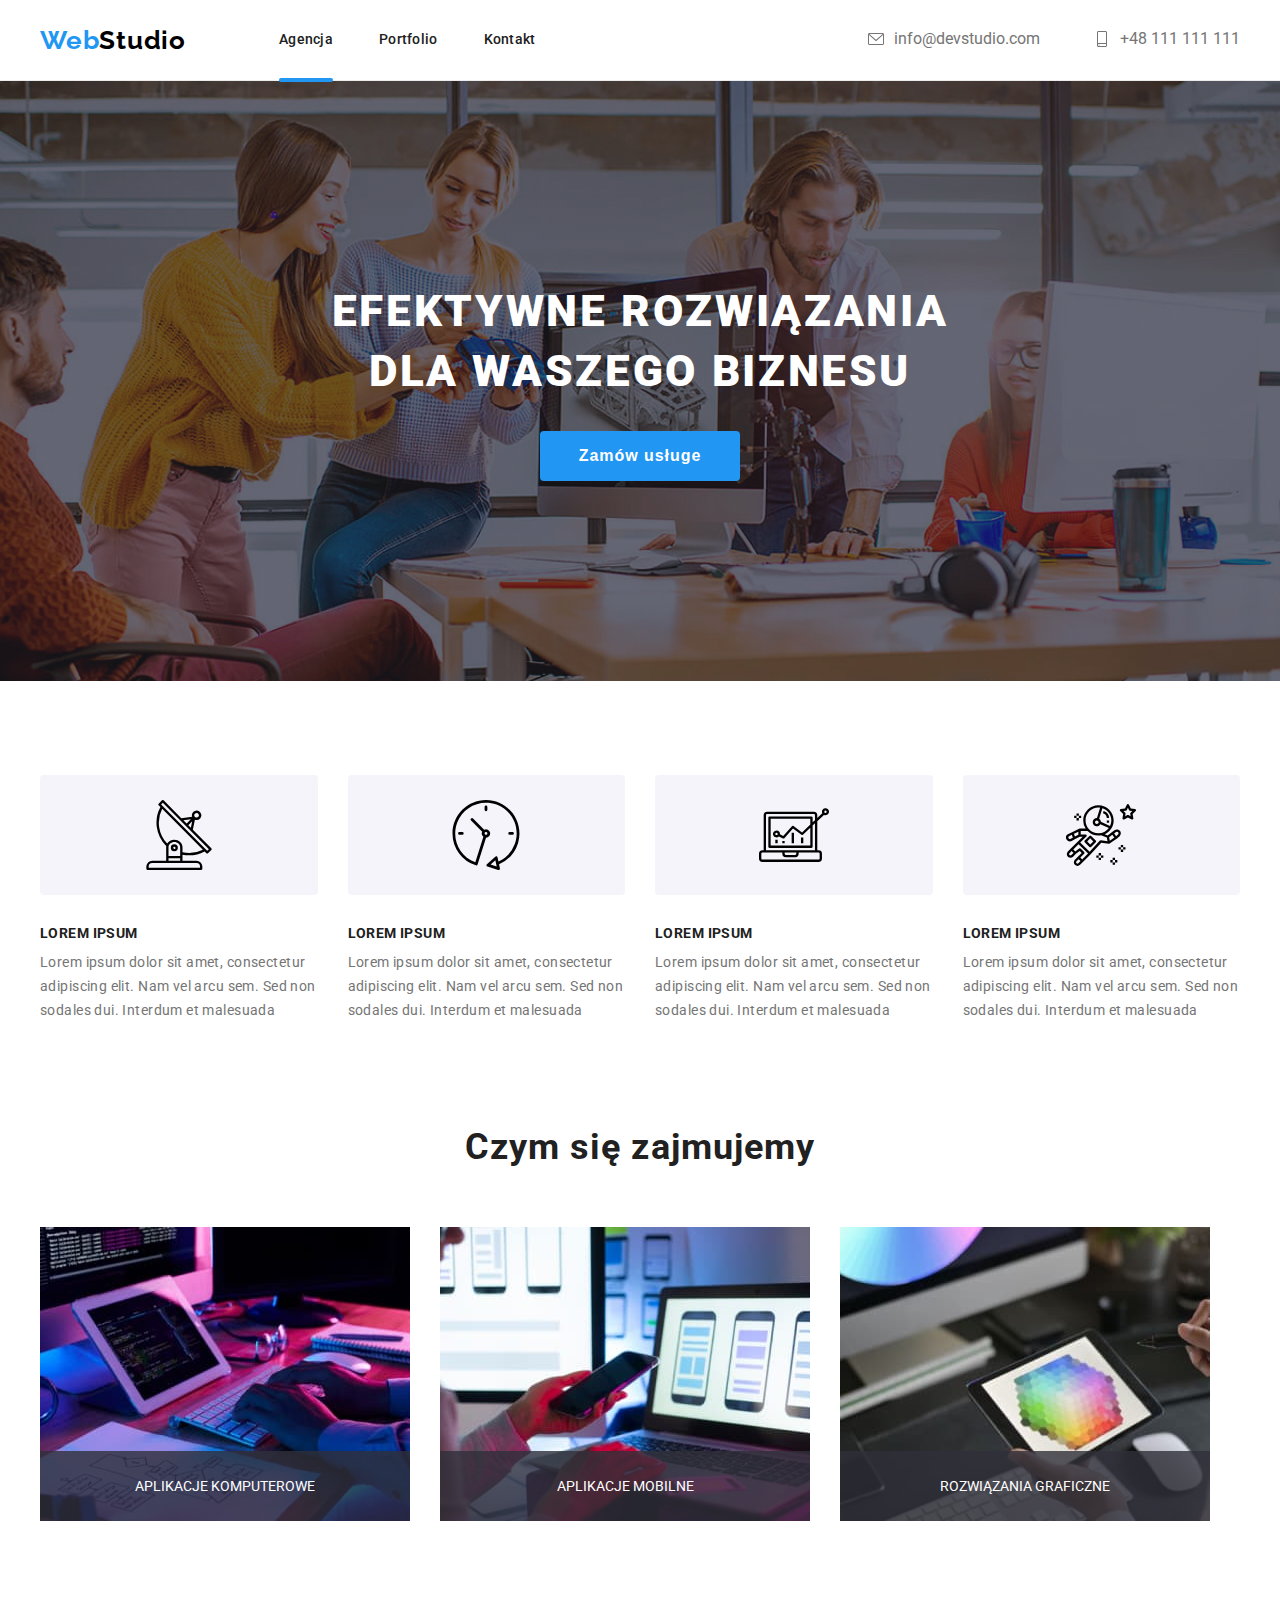
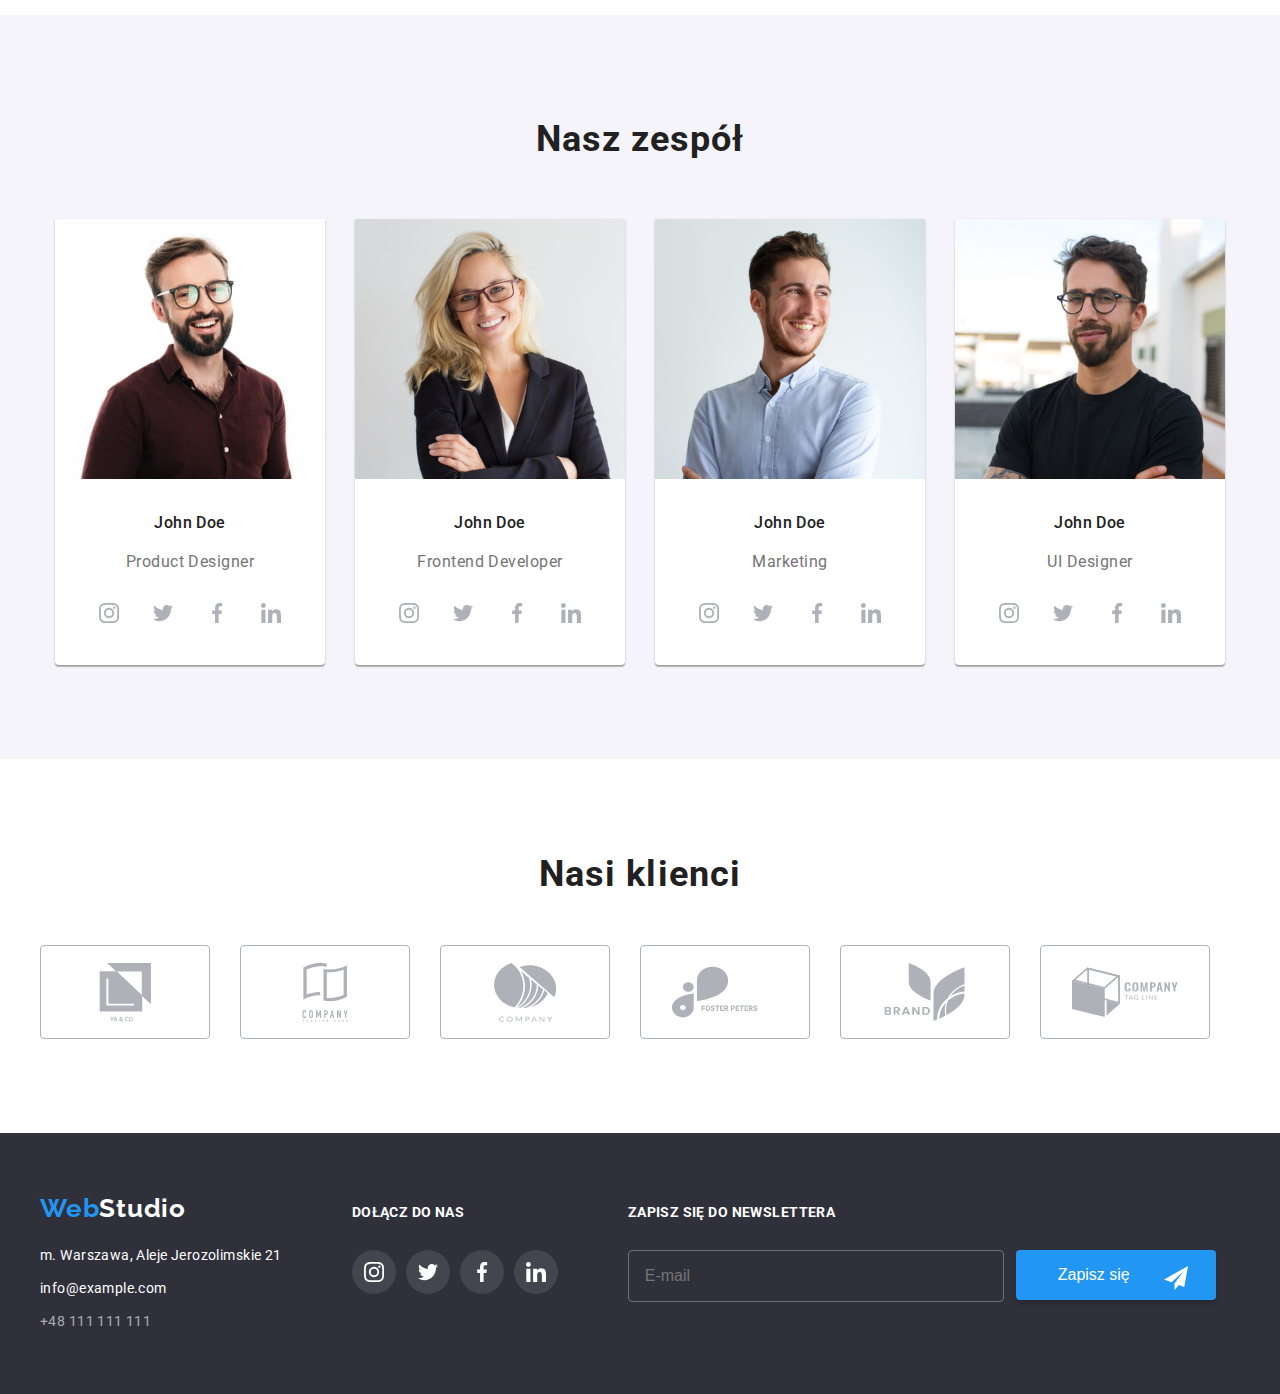
<file: index.html>
<!DOCTYPE html>
<html lang="pl">
  <head>
    <meta charset="UTF-8" />
    <meta http-equiv="X-UA-Compatible" content="IE=edge" />
    <meta name="viewport" content="width=device-width, initial-scale=1.0" />
    <link rel="stylesheet" href="https://cdnjs.cloudflare.com/ajax/libs/modern-normalize/1.0.0/modern-normalize.min.css"
    integrity="sha512-ISS7cAi1PEhQ8jnbJpJZMd29NlhNj4AWYyLOSp2CE/CsHxTCu+r+t0D2yoJudVrd0/8fTVPUVDzY5Tvli75u/g=="
    crossorigin="anonymous">
    <title>Document</title>
    <link rel="stylesheet" href="./css/styles.css" />
    <link rel="preconnect" href="https://fonts.googleapis.com">
<link rel="preconnect" href="https://fonts.gstatic.com" crossorigin>
<link href="https://fonts.googleapis.com/css2?family=Raleway:wght@700&family=Roboto:wght@400;500;700;900&display=swap" rel="stylesheet">

  </head>
  <body>
    <header class="header">
      <div class="container">
       <div class="nav-wrapper-flex">
        <div class="logo">
          <a class="navigation-logo" href="index.html">Web<span class="navigation-logo-second">Studio</span>
          </a>
        </div>
            <nav class="navigation">
            <ul class="navigation-list">
              <li class="navigation-list-item underline"><a class="navigation-list-item-link" href="index.html">Agencja</a></li>
              <li class="navigation-list-item"><a class="navigation-list-item-link" href="portfolio.html"> Portfolio</a></li>
              <li class="navigation-list-item">Kontakt</li>
            </ul>
            </nav>
        </div>
          <ul class="main-contacts">
          <li>
            <a class="address-mail" href="mailto:info@devstudio.com">
              <div class="nav-icon">
                <svg width="16px" height="16px" class="contact-icons">
                  <use href="./images/icons.svg#icon-envelope">
                  </use> 
                </svg> 
                info@devstudio.com   
              </div>
            </a>
          </li>
          <li>
            <a class="address-phone-number" href="tel:+48 111 111 111">
              <div class="nav-icon" >
                <svg width="16px" height="16px" class="contact-icons">
                  <use href="./images/icons.svg#icon-smartphone">
                  </use>
                </svg>
                +48 111 111 111 
              </div>
            </a>
          </li>
          </ul>
          
        </div>
    </header>
    <main>
      <div class="banner">
        <div class="container">
        <h1>EFEKTYWNE ROZWIĄZANIA <br> DLA WASZEGO BIZNESU</h1>
        <button class="main-btn" type="button" data-modal-open>Zamów usługe</button>
          <div class="backdrop is-hidden"data-modal>
            <div class="modal">
              <form>
                <h4 class ="form-title">Zostaw swoje dane w formularzu poniżej</h4>
              <label class="label">
              Imię 
              <input type="text" name="name" class="form-input-name" required>
              <svg class=form-icon-person>
                <use height="12px"
                width="12px"
                href="./images/icons.svg#icon-person"></use>
              </svg>
              </label>
              <label class="label">
              Telefon 
              <input type="tel" name="phonenumber"class="form-input-phone" required>
              <svg class=form-icon-phone>
                <use height="12px"
                width="12px"
                href="./images/icons.svg#icon-black-phone"></use>
                </svg>
              </label>
              <label class="label">
              Email 
              <input type="text" name="email" class="form-input-email" required>
              <svg class=form-icon-email>
                <use height="12px"
                width="12px"
                  href="./images/icons.svg#icon-black-envelope"></use>
              </svg>
              </label>
              <label class="label">
              Komentarz 
              <textarea name="comment" placeholder="Wprowadź tekst" class="textarea"></textarea>
              </label>
              <label class="checkbox-label">
              <input class="checkbox" type="checkbox" />
               <span class="checkbox-span">
                 <svg width="16" height="15" class="check">
                  <use href="./images/icons.svg#icon-check"></use>
                 </svg>
                <span class="checkbox-agree">
                  Oświadczam iż akceptuję 
                  <a href="#">Regulamin</a> 
                  i
                  <a href="#">Politykę Prywatności.</a>
                </span>
               </span>
              </label>                
          <button type="subbmit" class="send-form">Wyślij</button>
            </form>
              <button type="button" class="close-btn" data-modal-close>
                <svg width="11px" height="11px">
                  <use href="./images/icons.svg#icon-Vector"></use>
                </svg>
              </button>
            </div>
          </div>
        </div>
      </div>
      <section class="section">
      <div class="container">
        <ul class="asset-list">
          <li class="asset-list-item">
            <div class="icon-asset">
              <svg width="70px" height="70px" viewBox="0 0 70 70">
              <use href="./images/icons.svg#icon-antenna-1"></use>
              </svg>
            </div>
            <h4 class="lorem">LOREM IPSUM</h4>
            <p class="asset-list-description">
              Lorem ipsum dolor sit amet, consectetur adipiscing elit. Nam vel
              arcu sem. Sed non sodales dui. Interdum et malesuada
            </p>
          </li>
          <li  class="asset-list-item">
            <div class="icon-asset">
              <svg width="70px" height="70px" viewBox="0 0 70 70">
              <use href="./images/icons.svg#icon-clock-1"></use>
              </svg>
            </div>
            <h4 class="lorem">LOREM IPSUM</h4>
            <p class="asset-list-description">
              Lorem ipsum dolor sit amet, consectetur adipiscing elit. Nam vel
              arcu sem. Sed non sodales dui. Interdum et malesuada
            </p>
          </li>
          <li class="asset-list-item">
            <div class="icon-asset">
              <svg width="70px" height="70px" viewBox="0 0 70 70">
              <use href="./images/icons.svg#icon-diagram-1"></use>
              </svg>
            </div>
            <h4 class="lorem">LOREM IPSUM</h4>
            <p class="asset-list-description">
              Lorem ipsum dolor sit amet, consectetur adipiscing elit. Nam vel
              arcu sem. Sed non sodales dui. Interdum et malesuada
            </p>
          </li>
          <li class="asset-list-item">
            <div class="icon-asset">
              <svg width="70px" height="70px" viewBox="0 0 70 70">
              <use href="./images/icons.svg#icon-astronaut-1"></use>
              </svg>
            </div>
            <h4 class="lorem">LOREM IPSUM</h4>
            <p class="asset-list-description">
              Lorem ipsum dolor sit amet, consectetur adipiscing elit. Nam vel
              arcu sem. Sed non sodales dui. Interdum et malesuada
            </p>
          </li>
        </ul>
      </div>
      </section>
      <section class="section no-padding-top">
        <div class="container">
        <h2>Czym się zajmujemy</h2>
        <ul class="images-list">
          <li class="service">
            <div class="subtitle">
                Aplikacje komputerowe
            </div>
            <img
              src="images/img.jpg"
              alt="pisanie na klawiaturze"
              width="370"
              height="294"
            />
            
          </li>
          <li class="service">
            <div class="subtitle">
                Aplikacje mobilne
            </div>
            <img
              src="images/box 2.jpg"
              alt="telefon w dłoni"
              width="370"
              height="294"
            />
            
          </li>
          <li class="service">
            <div class="subtitle">
                Rozwiązania graficzne
            </div>
            <img
              src="images/box 3.jpg"
              alt="tablet w dłoni"
              width="370"
              height="294"
            />
            
          </li>
        </ul>
        </div>
      </section>
      <section class="section our-team">
        <div class="container">
          <h2>Nasz zespół</h2>
        <ul class="team-list team">
          <li class="team-list-item">
        <figure>
            <img class="team-images" src="images/zespół1.jpg" alt="john doe" 
            width =270px
             height= 260px/>
             <figcaption class="center-name">
            <p class="team-member">John Doe</p>
            <p class="team-member-job">Product Designer</p>
          </figcaption>
          <ul class="team-social-links">
            <li class="padding-team">
              <a class="team-social-icon" href="">
              <svg class="social-icon">
              <use width="20" height="20" href="./images/icons.svg#icon-instagram-2"></use>
              </svg>
            </a>
            </li>
            <li class="padding-team">
              <div class="team-social-icon">
              <svg class="social-icon">
              <use width="20" height="20" href="./images/icons.svg#icon-twitter-1"></use>
              </svg>
              </div>
            </li>
            <li class="padding-team">
              <div class="team-social-icon">
              <svg class="social-icon">
              <use width="20" height="20" href="./images/icons.svg#icon-facebook-1"></use>
              </svg>
              </div>
            </li>
            <li class="padding-team">
              <div class="team-social-icon">
              <svg class="social-icon">
              <use width="20" height="20" href="./images/icons.svg#icon-linkedin-1"></use>
              </svg>
              </div>
            </li>
          </ul>
          </figure>
          </li>
          <li class="team-list-item">
            <figure>
            <img  class="team-images" src="images/zespół2.jpg" alt="john doe" width =270px
             height= 260px/>
             <figcaption class="center-name">
            <p class="team-member">John Doe</p>
            <p class="team-member-job">Frontend Developer</p>
          </figcaption>
          <ul class="team-social-links">
            <li class="padding-team">
              <a class="team-social-icon" href="">
              <svg class="social-icon">
              <use width="20" height="20" href="./images/icons.svg#icon-instagram-2"></use>
              </svg>
            </a>
            </li>
            <li class="padding-team">
              <div class="team-social-icon">
              <svg class="social-icon">
              <use width="20" height="20" href="./images/icons.svg#icon-twitter-1"></use>
              </svg>
              </div>
            </li>
            <li class="padding-team">
              <div class="team-social-icon">
              <svg class="social-icon">
              <use width="20" height="20" href="./images/icons.svg#icon-facebook-1"></use>
              </svg>
              </div>
            </li>
            <li class="padding-team">
              <div class="team-social-icon">
              <svg class="social-icon">
              <use width="20" height="20" href="./images/icons.svg#icon-linkedin-1"></use>
              </svg>
              </div>
            </li>
          </ul>
          </figure>
          </li>
          <li class="team-list-item">
              <figure>
            <img class="team-images" src="images/zespół3.jpg" alt="john doe" width =270px
             height= 260px/>
             <figcaption class="center-name">
            <p class="team-member">John Doe</p>
            <p class="team-member-job">Marketing</p>
          </figcaption>
          <ul class="team-social-links">
            <li class="padding-team">
              <a class="team-social-icon" href="">
              <svg class="social-icon">
              <use width="20" height="20" href="./images/icons.svg#icon-instagram-2"></use>
              </svg>
            </a>
            </li>
            <li class="padding-team">
              <div class="team-social-icon">
              <svg class="social-icon">
              <use width="20" height="20" href="./images/icons.svg#icon-twitter-1"></use>
              </svg>
              </div>
            </li>
            <li class="padding-team">
              <div class="team-social-icon">
              <svg class="social-icon">
              <use width="20" height="20" href="./images/icons.svg#icon-facebook-1"></use>
              </svg>
              </div>
            </li>
            <li class="padding-team">
              <div class="team-social-icon">
              <svg class="social-icon">
              <use width="20" height="20" href="./images/icons.svg#icon-linkedin-1"></use>
              </svg>
              </div>
            </li>
          </ul>
          </figure>
          </li>
          <li class="team-list-item">
              <figure>
            <img class="team-images" src="images/zespół4.jpg" alt="john doe" width =270px
             height= 260px/>
             <figcaption class="center-name">
            <p class="team-member">John Doe</p>
            <p class="team-member-job">UI Designer</p>
          </figcaption>
          <ul class="team-social-links">
            <li class="padding-team">
              <a class="team-social-icon" href="">
              <svg class="social-icon">
              <use width="20" height="20" href="./images/icons.svg#icon-instagram-2"></use>
              </svg>
            </a>
            </li>
            <li class="padding-team">
              <div class="team-social-icon">
              <svg class="social-icon">
              <use width="20" height="20" href="./images/icons.svg#icon-twitter-1"></use>
              </svg>
              </div>
            </li>
            <li class="padding-team">
              <div class="team-social-icon">
              <svg class="social-icon">
              <use width="20" height="20" href="./images/icons.svg#icon-facebook-1"></use>
              </svg>
              </div>
            </li>
            <li class="padding-team">
              <div class="team-social-icon">
              <svg class="social-icon">
              <use width="20" height="20" href="./images/icons.svg#icon-linkedin-1"></use>
              </svg>
              </div>
            </li>
          </ul>
          </figure>
          </li>
        </ul>
        </div>
      </section>
      <section class="section no-padding-top">
        <div class="container ">
            <h2 class="our-clients ">Nasi klienci</h2>
            <ul class="clients">
              <li class="clients-icons">
                 <svg width="106px" height="60px">
                  <use href="./images/icons.svg#icon-klient1"></use>
                 </svg>
              </li>
              <li class="clients-icons">
                 <svg width="106px" height="60px" >
                  <use href="./images/icons.svg#icon-klient2"></use>
                 </svg>
              </li>
              <li class="clients-icons">
                 <svg width="106px" height="60px">
                  <use href="./images/icons.svg#icon-klient3"></use>
                 </svg>
              </li>
              <li class="clients-icons">
                 <svg width="106px" height="60px">
                  <use href="./images/icons.svg#icon-klient4"></use>
                 </svg>
              </li>
              <li class="clients-icons">
                 <svg width="106px" height="60px">
                  <use href="./images/icons.svg#icon-klient5"></use>
                 </svg>
              </li>
              <li class="clients-icons">
                 <svg width="106px" height="60px">
                  <use href="./images/icons.svg#icon-klient6"></use>
                 </svg>
              </li>
            </ul>
        </div>  
      </section>
    </main>
    <footer>
    <div class="container footer-block">
      <div class="footer-description">
                   <a class="navigation-logo" href="index.html" >Web<span class="navigation-logo-second-footer">Studio</span></span>
                    </a>      
         <div class="footer-info">
           <address>
              <p class="address-footer">
                m. Warszawa, Aleje Jerozolimskie 21</p>
            <ul class="contacts-footer">
             <li>   <a class="address-mail-footer" href="mailto:info@example.com">info@example.com</a> 
              </li>
              <li> <a class="address-phone-number-footer" href="tel:+48 111 111 111">+48 111 111 111</a> 
              </li>
            </ul>
            </address>
          </div>
          </div>
      <div class="footer-social-media">
        <h4 class="footer-join-us">Dołącz do nas</h4>
          <ul class="team-social-links">
            <li class="footer-media-icons">
              <svg width="20" height="20">
                <use href="./images/icons.svg#icon-instagram-2"></use>
              </svg>
            </li>
            <li class="footer-media-icons">
              <svg width="20" height="20">
                <use href="./images/icons.svg#icon-twitter-1"></use>
              </svg>
            </li>
            <li class="footer-media-icons">
              <svg width="20" height="20">
                <use  href="./images/icons.svg#icon-facebook-1"></use>
              </svg>
            </li>
            <li class="footer-media-icons">
              <svg width="20" height="20">
                <use href="./images/icons.svg#icon-linkedin-1"></use>
              </svg>
            </li>
          </ul>
      </div>
      <div class="newsleter">
        <h4 class="footer-join-us">Zapisz się do newslettera</h4>
        <div class="signin">
          <form>
            <input type="email" name="newsleteremail" class="newsleter-email" placeholder="E-mail" required>
          </form>
          <button type="submit" class="newsleter-button">
            Zapisz się
            <svg class="send-icon">
              <use height="24px" width="24px" href="./images/icons.svg#icon-send"></use>
            </svg>
          </button>
        </div>             
      </div>
   
    </div>
    </footer>
    <script src="./js/modal.js"></script>
  </body>
</html>
</file>
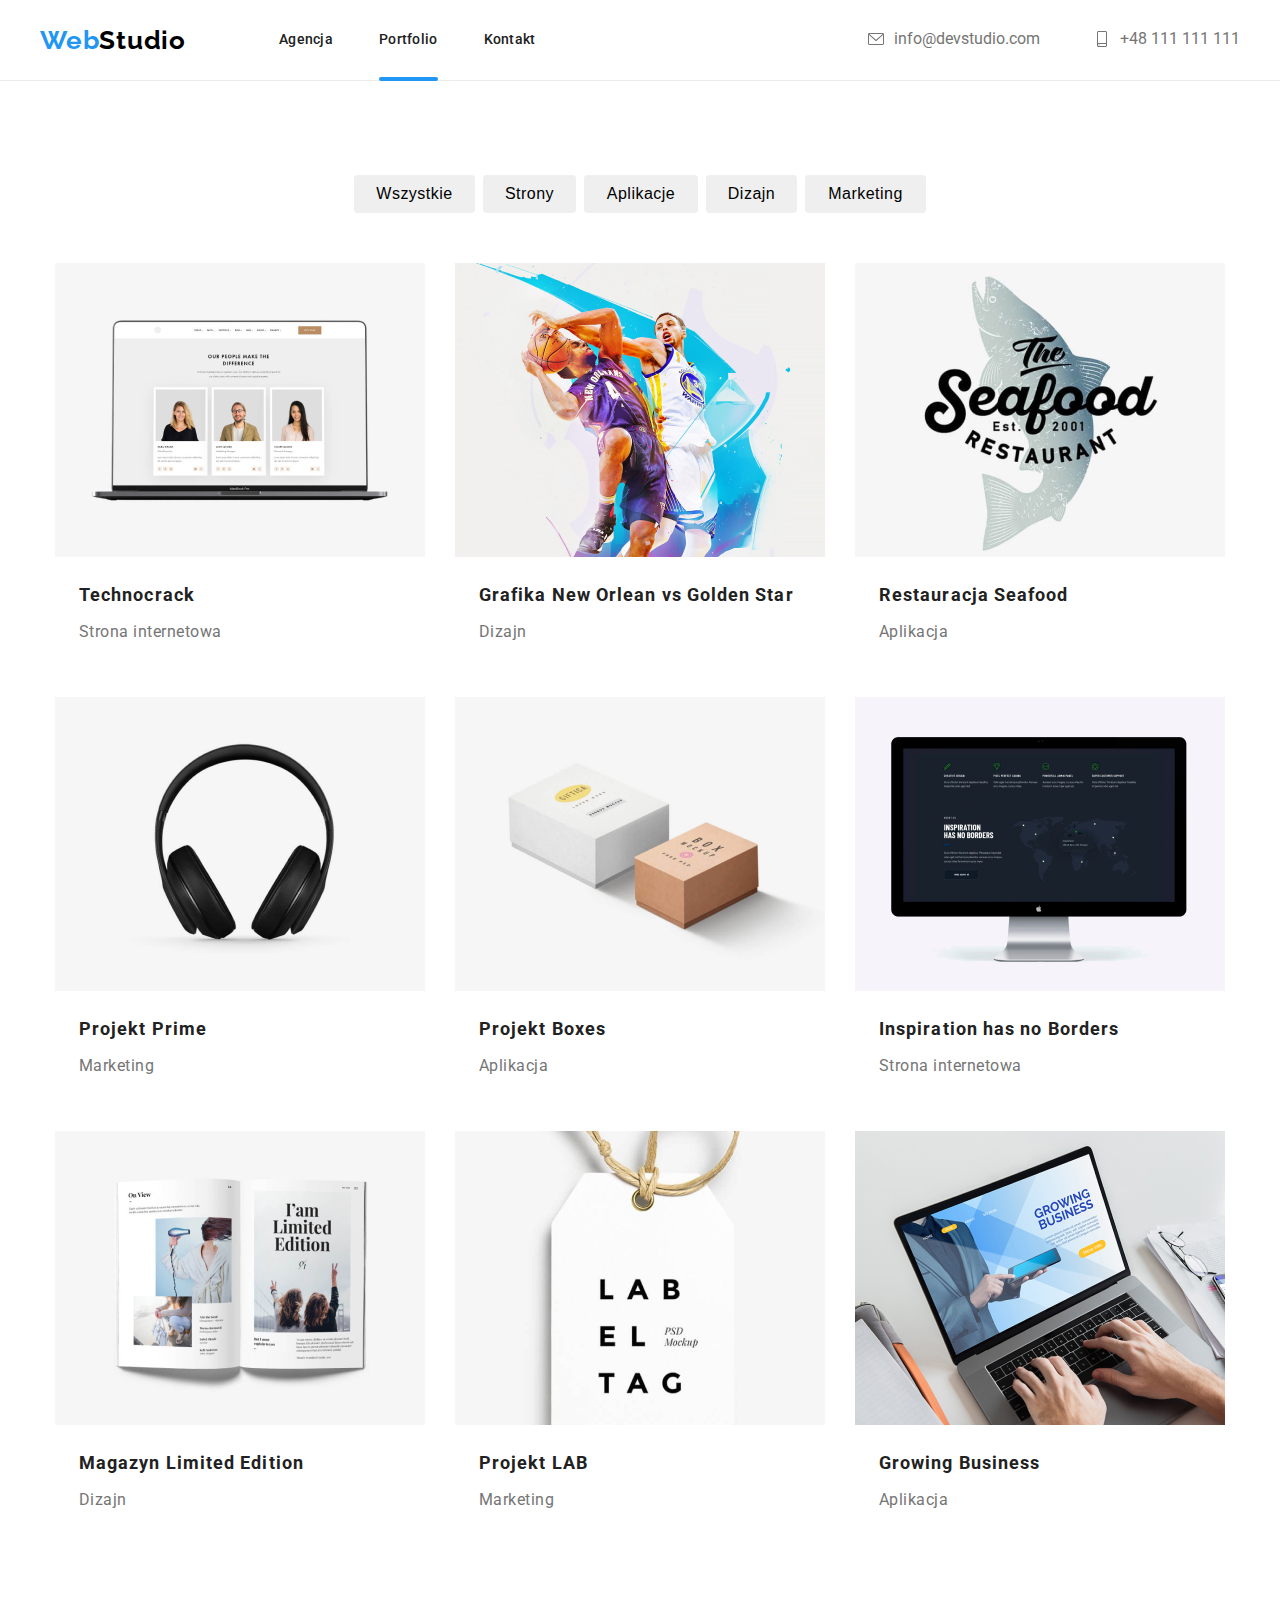
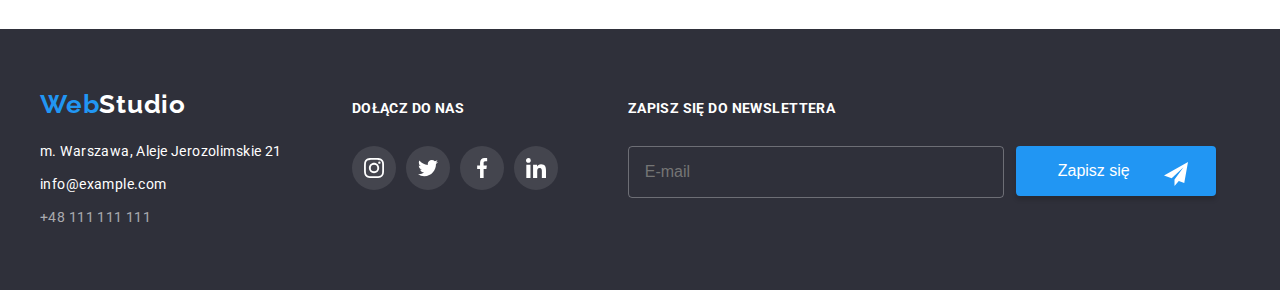
<file: portfolio.html>
<!DOCTYPE html>
<html lang="pl">
  <head>
    <meta charset="UTF-8" />
    <meta http-equiv="X-UA-Compatible" content="IE=edge" />
    <meta name="viewport" content="width=device-width, initial-scale=1.0" />
    <link rel="stylesheet" href="https://cdnjs.cloudflare.com/ajax/libs/modern-normalize/1.0.0/modern-normalize.min.css"
    integrity="sha512-ISS7cAi1PEhQ8jnbJpJZMd29NlhNj4AWYyLOSp2CE/CsHxTCu+r+t0D2yoJudVrd0/8fTVPUVDzY5Tvli75u/g=="
    crossorigin="anonymous">
    <title>Portfolio</title>  
    
    <link rel="stylesheet" href="./css/styles.css" />
    <link rel="preconnect" href="https://fonts.googleapis.com" />
    <link rel="preconnect" href="https://fonts.gstatic.com" crossorigin />
    <link
      href="https://fonts.googleapis.com/css2?family=Raleway:wght@700&family=Roboto:wght@400;500;700;900&display=swap"
      rel="stylesheet"
    />
  
  </head>
  <body>
    <header class="header">
      <div class="container">
       <div class="nav-wrapper-flex">
        <div class="logo">
          <a class="navigation-logo" href="index.html">Web<span class="navigation-logo-second">Studio</span>
          </a>
        </div>
            <nav class="navigation">
            <ul class="navigation-list">
              <li class="navigation-list-item"><a class="navigation-list-item-link" href="index.html">Agencja</a></li>
              <li class="navigation-list-item "><a class="navigation-list-item-link underline" href="portfolio.html"> Portfolio</a></li>
              <li class="navigation-list-item">Kontakt</li>
            </ul>
            </nav>
        </div>
          <ul class="main-contacts">
          <li>
            <a class="address-mail" href="mailto:info@devstudio.com">
              <div class="nav-icon">
                <svg width="16px" height="16px" class="contact-icons">
                  <use href="./images/icons.svg#icon-envelope">
                  </use> 
                </svg> 
                info@devstudio.com   
              </div>
            </a>
          </li>
          <li>
            <a class="address-phone-number" href="tel:+48 111 111 111">
              <div class="nav-icon" >
                <svg width="16px" height="16px" class="contact-icons">
                  <use href="./images/icons.svg#icon-smartphone">
                  </use>
                </svg>
                +48 111 111 111 
              </div>
            </a>
          </li>
          </ul>
          
        </div>
    </header>
    <main>
       <section class="section">
        <div class="container">
      
        
        <ul class="buttons-list">
          <li class="buttons-list-item">
            <button class="first-btn" type="button">Wszystkie</button>
          </li>
          <li class="buttons-list-item">
            <button class="second-btn" type="button">Strony</button>
          </li>
          <li class="buttons-list-item">
            <button class="third-btn" type="button">Aplikacje</button>
          </li>
          <li class="buttons-list-item">
            <button class="fourth-btn" type="button">Dizajn</button>
          </li>
          <li class="buttons-list-item">
            <button class="fifth-btn" type="button">Marketing</button>
          </li>
        </ul>
      
    </div>
    <div class="container">
      <div class="images">
        <ul class="images-list-portfolio">
          <li class="images-list-item">
           
            <figure>  <div class="overlay-box">          
              <div class="overlay">
                <p class="overlay-description">
                  Technocrack jest popularną platformą wykorzystywaną do
                  rozpowszechniania koronawirusa. Firmy wykorzystują tę
                  platformę do celów szpiegowskich i ataków na niezabezpieczone
                  serwery konkurencji
                </p>
              </div>
              <img class="project-images"
              src="images/strona internetowa.jpg"
              alt="laptop"
              width="370"
              height="294"
              />
            </div>
             <figcaption class="images-description">
              <p class="image-title">Technocrack</p>
              <p class="image-subtitle">Strona internetowa</p>
              </figcaption>
           </figure>
          
          </li>
          <li class="images-list-item">           
           <figure> 
            <div class="overlay-box">
              <div class="overlay">
                <p class="overlay-description">
                  Technocrack jest popularną platformą wykorzystywaną do
                  rozpowszechniania koronawirusa. Firmy wykorzystują tę
                  platformę do celów szpiegowskich i ataków na niezabezpieczone
                  serwery konkurencji
                </p>
              </div>
              <img class="project-images"
              src="images/dizajn.jpg"
              alt="koszykarze"
              width="370"
              height="294"
              />
            </div>
             <figcaption class="images-description">
              <p class="image-title">Grafika New Orlean vs Golden Star</p>
              <p  class="image-subtitle">Dizajn</p>
              </figcaption>
            </figure>
          </li>
          <li class="images-list-item">            
           <figure>
            <div class="overlay-box">
              <div class="overlay">
                <p class="overlay-description">
                  Technocrack jest popularną platformą wykorzystywaną do
                  rozpowszechniania koronawirusa. Firmy wykorzystują tę
                  platformę do celów szpiegowskich i ataków na niezabezpieczone
                  serwery konkurencji
                </p>
              </div>
              <img class="project-images"
              src="images/aplikacja.jpg"
              alt="logo-restauracji"
              width="370"
              height="294"
              /> 
            </div>            
             <figcaption class="images-description">
              <p class="image-title">Restauracja Seafood</p>
              <p  class="image-subtitle">Aplikacja</p>
             </figcaption>
           </figure>
          </li>
          <li class="images-list-item">
           <figure>
            <div class="overlay-box">
              <div class="overlay">
                <p class="overlay-description">
                  Technocrack jest popularną platformą wykorzystywaną do
                  rozpowszechniania koronawirusa. Firmy wykorzystują tę
                  platformę do celów szpiegowskich i ataków na niezabezpieczone
                  serwery konkurencji
                </p>
              </div>
            <img class="project-images"
              src="images/marketing.jpg"
              alt="słuchawki"
              width="370"
              height="294"
            /> 
            </div>
             <figcaption class="images-description">
              <p class="image-title">Projekt Prime</p>
              <p  class="image-subtitle">Marketing</p>
             </figcaption>
           </figure>
          </li>
          <li class="images-list-item">
            <figure>
              <div class="overlay-box">
               <div class="overlay">
                <p class="overlay-description">
                  Technocrack jest popularną platformą wykorzystywaną do
                  rozpowszechniania koronawirusa. Firmy wykorzystują tę
                  platformę do celów szpiegowskich i ataków na niezabezpieczone
                  serwery konkurencji
                </p>
              </div>
            <img class="project-images"
              src="images/aplikacja2.jpg"
              alt="pudełka"
              width="370"
              height="294"
            /> 
           </div>
            <figcaption class="images-description">
            <p class="image-title">Projekt Boxes</p>
            <p  class="image-subtitle">Aplikacja</p>
          </figcaption>
         </figure>
          </li>
          <li class="images-list-item">
           <figure>
            <div class="overlay-box">
            <div class="overlay">
                <p class="overlay-description">
                  Technocrack jest popularną platformą wykorzystywaną do
                  rozpowszechniania koronawirusa. Firmy wykorzystują tę
                  platformę do celów szpiegowskich i ataków na niezabezpieczone
                  serwery konkurencji
                </p>
              </div>
            <img class="project-images"
              src="images/strona internetowa 2 .jpg"
              alt="monitor"
              width="370"
              height="294"
            /> 
            </div>
            <figcaption class="images-description">
            <p class="image-title">Inspiration has no Borders</p>
            <p  class="image-subtitle">Strona internetowa</p>
          </figcaption>
         </figure>
          </li>
          <li class="images-list-item">
            <figure>
              <div class="overlay-box">
              <div class="overlay">
                <p class="overlay-description">
                  Technocrack jest popularną platformą wykorzystywaną do
                  rozpowszechniania koronawirusa. Firmy wykorzystują tę
                  platformę do celów szpiegowskich i ataków na niezabezpieczone
                  serwery konkurencji
                </p>
              </div>
            <img class="project-images"
              src="images/dizajn2.jpg"
              alt="Magazyn"
              width="370"
              height="294"
            /> 
          </div>            
            <figcaption class="images-description">
            <p class="image-title">Magazyn Limited Edition</p>
            <p  class="image-subtitle">Dizajn</p>
          </figcaption>
          </figure>
          </li>
          <li class="images-list-item ">
            <figure>
              <div class="overlay-box">
              <div class="overlay">
                <p class="overlay-description">
                  Technocrack jest popularną platformą wykorzystywaną do
                  rozpowszechniania koronawirusa. Firmy wykorzystują tę
                  platformę do celów szpiegowskich i ataków na niezabezpieczone
                  serwery konkurencji
                </p>
              </div>
            <img class="project-images"
              src="images/marketing2.jpg"
              alt="metka"
              width="370"
              height="294"
            /> 
          </div>            
            <figcaption class="images-description">
            <p class="image-title">Projekt LAB</p>
            <p  class="image-subtitle">Marketing</p>
          </figcaption>
         </figure> 
        </li>
        <li class="images-list-item ">
            <figure>
              <div class="overlay-box">
              <div class="overlay">
                <p class="overlay-description">
                  Technocrack jest popularną platformą wykorzystywaną do
                  rozpowszechniania koronawirusa. Firmy wykorzystują tę
                  platformę do celów szpiegowskich i ataków na niezabezpieczone
                  serwery konkurencji
                </p>
              </div>
          <img class="project-images"
              src="images/aplikacja3.jpg"
              alt="laptop"
              width="370"
              height="294"
            /> 
          </div>            
            <figcaption class="images-description">
            <p class="image-title">Growing Business</p>
            <p  class="image-subtitle">Aplikacja</p>
          </figcaption>
          </figure>
          </li>
        </ul>
      </div>
      </div>
      </section>
    </main>
     <footer>
    <div class="container footer-block">
      <div class="footer-description">
                   <a class="navigation-logo" href="index.html" >Web<span class="navigation-logo-second-footer">Studio</span></span>
                    </a>      
         <div class="footer-info">
           <address>
              <p class="address-footer">
                m. Warszawa, Aleje Jerozolimskie 21</p>
            <ul class="contacts-footer">
             <li>   <a class="address-mail-footer" href="mailto:info@example.com">info@example.com</a> 
              </li>
              <li> <a class="address-phone-number-footer" href="tel:+48 111 111 111">+48 111 111 111</a> 
              </li>
            </ul>
            </address>
          </div>
          </div>
      <div class="footer-social-media">
        <h4 class="footer-join-us">Dołącz do nas</h4>
          <ul class="team-social-links">
            <li class="footer-media-icons">
              <svg width="20" height="20">
                <use href="./images/icons.svg#icon-instagram-2"></use>
              </svg>
            </li>
            <li class="footer-media-icons">
              <svg width="20" height="20">
                <use href="./images/icons.svg#icon-twitter-1"></use>
              </svg>
            </li>
            <li class="footer-media-icons">
              <svg width="20" height="20">
                <use  href="./images/icons.svg#icon-facebook-1"></use>
              </svg>
            </li>
            <li class="footer-media-icons">
              <svg width="20" height="20">
                <use href="./images/icons.svg#icon-linkedin-1"></use>
              </svg>
            </li>
          </ul>
      </div>
   <div class="newsleter">
        <h4 class="footer-join-us">Zapisz się do newslettera</h4>
        <div class="signin">
          <form>
            <input type="email" name="newsleteremail" class="newsleter-email" placeholder="E-mail" required>
          </form>
          <button type="submit" class="newsleter-button">
            Zapisz się
            <svg class="send-icon">
              <use height="24px" width="24px" href="./images/icons.svg#icon-send"></use>
            </svg>
          </button>
        </div>             
      </div>
    </div>
    </footer>
  </body>
</html>
</file>
<file: css/styles.css>
:root {
  --main-font: "Roboto", sans-serif;
  --secondary-font: "Raleway", sans-serif;
  --main-color: #2196f3;
  --brand-color: #212121;
  --second-color: #ffffff;
  --description-color: #757575;
  --background-color: #2f303a;
  --second-background-color: #f5f4fa;
  --icon-color: #afb1b8;
}

* {
  margin: 0;
  padding: 0;
}

body {
  font-family: var(--main-font);
  color: var(--brand-color);
  background: var(--second-color);
}

/*=== COMPONENT ====*/

.container {
  max-width: 1200px;
  margin: 0px auto;
  padding: 0px;
}

.section {
  padding-top: 94px;
  padding-bottom: 94px;
}

.address {
  font-style: normal;
}

a {
  text-decoration: none;
}

ul {
  list-style-type: none;
}

h1 {
  font-weight: 900;
  font-size: 44px;
  line-height: 1.364;
  color: var(--second-color);
  letter-spacing: 0.06em;
  margin-bottom: 30px;
}

h4 {
  font-weight: 700;
  font-size: 14px;
  line-height: 1.143;
  letter-spacing: 0.03em;
  color: var(--brand-color);
  margin-top: 0;
  margin-bottom: 10px;
}

h2 {
  font-weight: 700;
  font-size: 36px;
  line-height: 1.667;
  text-align: center;
  letter-spacing: 0.03em;
  color: var(--brand-color);
}
/*=== END COMPONENT ====*/

/* ===== HEADER ======*/
.navigation-logo {
  font-family: var(--secondary-font);
  font-weight: 700;
  font-size: 26px;
  line-height: 1.19;
  letter-spacing: 0.03em;
  text-decoration: none;
  color: var(--main-color);
}

.navigation-logo-second {
  font-family: var(--secondary-font);
  color: #000000;
}

.navigation,
.address {
  font-weight: 500;
  font-size: 14px;
  line-height: 1.14;
  letter-spacing: 0.02em;
}

.navigation-list-item-link {
  text-decoration: none;
  color: var(--brand-color);
}

.navigation-list-item-link:hover,
.navigation-list-item-link:focus,
.address-mail:hover,
.address-mail:focus,
.address-phone-number:hover,
.address-phone-number:focus,
.address-mail-footer:focus,
.address-mail-footer:hover,
.address-phone-number-footer:focus,
.address-phone-number-footer:hover {
  color: var(--main-color);
  transition: 250ms cubic-bezier(0.4, 0, 0.2, 1);
}

.address-phone-number,
.address-mail {
  color: var(--description-color);
  text-decoration: none;
  display: flex;
  align-items: center;
}
.contact-icons {
  margin-right: 10px;
}

.header > .container {
  display: flex;
  flex-direction: row;
  justify-content: space-between;
  align-items: center;
  height: 80px;
}

.header {
  border-bottom-width: 1px;
  border-bottom-style: solid;
  border-bottom-color: #ececec;
}

.navigation-list {
  display: flex;
  gap: 46px;
}

.main-contacts:last-child > li {
  margin-left: 50px;
}
.main-contacts > li {
  display: inline-block;
}
.nav-wrapper-flex {
  display: flex;
  align-items: center;
  justify-content: space-between;
  padding-top: 25px;
  padding-bottom: 25px;
}
.logo {
  margin-right: 93px;
}
.nav-icon {
  fill: var(--description-color);
  display: flex;
  justify-content: space-between;
  align-items: center;
}

.nav-icon:hover,
.nav-icon:focus {
  color: var(--main-color);
  fill: var(--main-color);
  transition: 250ms cubic-bezier(0.4, 0, 0.2, 1);
}
.underline {
  position: relative;
}
.underline::after {
  position: absolute;
  content: "";
  width: 100%;
  height: 4px;
  border-radius: 2px;
  background-color: var(--main-color);
  left: 0;
  top: 46px;
}

/*==== END HEADER ==== */

/*=== MAIN === */
.main-btn {
  width: 200px;
  height: 50px;
  font-weight: 700;
  font-size: 16px;
  line-height: 1.9;
  letter-spacing: 0.06em;
  cursor: pointer;
  background: var(--main-color);
  color: var(--second-color);
  border: none;
  border-radius: 4px;
  border: none;
}

.main-button:hover,
.main-button:focus {
  color: var(--second-color);
  background-color: var(--main-color);
  border-color: var(--main-color);
  box-shadow: 0px 4px 4px rgba(0, 0, 0, 0.15);
  border-radius: 4px;
  transition: 250ms cubic-bezier(0.4, 0, 0.2, 1);
}

.banner {
  height: 600px;
  background-color: var(--background-color);
  background-image: linear-gradient(
      to bottom,
      rgba(47, 48, 58, 0.4),
      rgba(47, 48, 58, 0.4)
    ),
    url("../images/backgroung_image.jpg");
  background-size: cover;
  background-position: center;
  background-repeat: no-repeat;
  display: flex;
  justify-content: center;
  align-items: center;
  text-align: center;
  max-width: 1600px;
  margin: 0 auto;
}

.asset-list {
  font-weight: 400;
  font-size: 14px;
  line-height: 1.71;
  letter-spacing: 0.03em;
  color: var(--description-color);
  display: flex;
  flex-direction: row;
  gap: 30px;
}
.no-padding-top {
  padding-top: 0px;
}
.section:first-child {
  padding-bottom: 0;
}

.team-member {
  font-weight: 500;
  font-size: 16px;
  line-height: 1.187;
  letter-spacing: 0.03em;
  color: var(--brand-color);
  text-align: center;
  margin-bottom: 10px;
  padding-top: 30px;
}

.team-member-job {
  padding-top: 10px;
}

.team-list-item {
  font-weight: 400;
  font-size: 16px;
  line-height: 1.187;
  letter-spacing: 0.03em;
  color: var(--description-color);
  text-align: center;
  box-shadow: 0px 1px 3px rgba(0, 0, 0, 0.12), 0px 1px 1px rgba(0, 0, 0, 0.14),
    0px 2px 1px rgba(0, 0, 0, 0.2);
  border-radius: 0px 0px 4px 4px;
  /*padding-bottom: 30px; */
}

.images-list {
  display: flex;
  flex-direction: row;
  gap: 30px;
  margin-top: 50px;
}
.images-list > li {
  height: 294px;
}
.service {
  position: relative;
}
.subtitle {
  position: absolute;
  width: 370px;
  height: 70px;
  top: 224px;
  display: flex;
  align-items: center;
  justify-content: center;
  background: rgba(47, 48, 58, 0.8);
  font-size: 14px;
  text-transform: uppercase;
  color: var(--second-color);
}

.team-list {
  padding-left: 0px;
  margin-left: 0px;
  display: flex;
  flex-direction: row;
  gap: 30px;
  margin-top: 50px;
  justify-content: center;
}
.our-team {
  background-color: var(--second-background-color);
  padding-bottom: 94px;
}
.team-list > li {
  background-color: var(--second-color);
}

.team-list-item > .team-images {
  margin-bottom: 30px;
  object-fit: cover;
}
.team {
  width: 1170px;
  margin: auto;
  padding-top: 50px;
  justify-content: center;
  background: var(--second-background-color);
}
.lorem {
  text-transform: uppercase;
}

.icon-asset {
  padding-left: 0px;
  margin-left: 0px;
  display: flex;
  flex-direction: row;
  gap: 30px;
  padding-bottom: 25px;
  padding-top: 25px;
  justify-content: center;
  border-radius: 4px;
  background-color: var(--second-background-color);
  margin-bottom: 30px;
}

.team-social-links {
  display: flex;
  gap: 10px;
  justify-content: center;
  align-items: center;
  padding-top: 20px;
}

.padding-team {
  padding-bottom: 30px;
}

.team-social-icon {
  display: flex;
  width: 44px;
  height: 44px;
  border-radius: 50%;
  align-items: center;
  justify-content: center;
  background-color: rgba(255, 255, 255, 0.1);
}

.team-social-icon:hover {
  background-color: var(--main-color);
  transition: 250ms cubic-bezier(0.4, 0, 0.2, 1);
}

.team-social-icon:hover svg {
  fill: var(--second-color);
  transition: 250ms cubic-bezier(0.4, 0, 0.2, 1);
}

.social-icon {
  fill: var(--icon-color);
  height: 20px;
  width: 20px;
}

.clients {
  width: 1170px;
  display: flex;
  flex-direction: row;
  gap: 30px;
  justify-content: center;
  align-items: center;
}

.clients-icons {
  border: 1px solid var(--icon-color);
  border-radius: 4px;
  width: 170px;
  height: 92px;
  display: flex;
  align-items: center;
  justify-content: center;
  fill: var(--icon-color);
  cursor: pointer;
}

.clients-icons:hover,
.clients-icons:focus {
  fill: var(--main-color);
  border-color: var(--main-color);
  transition: 250ms cubic-bezier(0.4, 0, 0.2, 1);
}
.our-clients {
  font-size: 36px;
  font-weight: 700;
  text-align: center;
  font-family: var(--main-font);
  padding-top: 94px;
  line-height: 1.17;
  padding-bottom: 50px;
}
/*===  END MAIN === */
/* ==== FOOTER === */
.address-phone-number-footer,
.address-mail-footer {
  font-weight: 400;
  font-size: 14px;
  line-height: 1.714;
  letter-spacing: 0.03em;
  font-style: normal;
  text-decoration: none;
  color: rgba(255, 255, 255, 0.6);
  padding-top: 9px;
  /* padding-bottom: 60px;*/
}

.address-phone-number-footer:hover,
.address-phone-number-footer:focus,
.address-mail-footer:hover,
.address-mail-footer:focus {
  color: var(--main-color);
  transition: 250ms cubic-bezier(0.4, 0, 0.2, 1);
}

.address-mail-footer {
  font-style: normal;
  font-weight: 400;
  font-size: 14px;
  line-height: 1.714;
  letter-spacing: 0.03em;
  text-decoration: none;
  color: var(--second-color);
}
.address-footer {
  font-style: normal;
  font-weight: 400;
  font-size: 14px;
  line-height: 1.714;
  letter-spacing: 0.03em;
  text-decoration: none;
  color: var(--second-color);
  padding-top: 20px;
  padding-bottom: 9px;
}
footer {
  display: flex;
  flex-direction: column;
  justify-content: flex-start;
  background-color: var(--background-color);
}

.footer-description {
  padding-top: 60px;
  padding-bottom: 60px;
}

.footer-info {
  display: flex;
  gap: 70px;
}

.contacts-footer {
  display: flex;
  flex-direction: column;
  gap: 9px;
}
.navigation-logo-second-footer {
  color: var(--second-color);
}
.footer-join-us {
  font-weight: 700;
  font-size: 14px;
  line-height: 1.1;
  letter-spacing: 0.03em;
  text-transform: uppercase;
  color: var(--second-color);
  padding-top: 72px;
}

.footer-social-media {
  display: flex;
  flex-direction: column;
  align-items: flex-start;
}

.footer-block {
  display: flex;
  gap: 70px;
  align-items: top;
  width: 100%;
}

.footer-media-icons {
  background-color: rgba(255, 255, 255, 0.1);
  border-radius: 50%;
  width: 44px;
  height: 44px;
  display: flex;
  align-items: center;
  justify-content: center;
  fill: var(--second-color);
  cursor: pointer;
}

.footer-media-icons:hover,
.footer-media-icons:focus {
  fill: var(--second-color);
  background-color: var(--main-color);
  transition: 250ms cubic-bezier(0.4, 0, 0.2, 1);
}

.signin {
  display: inline-flex;
  gap: 12px;
}
.newsleter-email {
  margin-top: 20px;
  background-color: transparent;
  border: 1px solid rgba(255, 255, 255, 0.3);
  border-radius: 4px;
  width: 358px;
  height: 50px;
  font-size: 16px;
  color: rgba(255, 255, 255, 0.6);
  padding-left: 16px;
}
.newsleter-email:focus {
  transition: 250ms cubic-bezier(0.4, 0, 0.2, 1);
  outline: 0;
  border: 1px solid var(--main-color);
}
.newsleter-button {
  margin-top: 20px;
  width: 200px;
  height: 50px;
  text-align: left;
  position: relative;
  padding-top: 10px;
  padding-bottom: 10px;
  padding-left: 42px;
  background-color: var(--main-color);
  border: 0;
  border-radius: 4px;
  box-shadow: 0px 4px 4px rgba(0, 0, 0, 0.15);
  color: var(--second-color);
  font-size: 16px;
}
.send-icon {
  position: absolute;
  left: 148px;
  fill: var(--second-color);
  height: 24px;
  width: 24px;
}
/* ==== END FOOTER === */

.first-btn {
  width: 121px;
  height: 38px;
  font-weight: 500;
  font-size: 16px;
  line-height: 1.6;
  letter-spacing: 0.03em;
  cursor: pointer;
  border: none;
  border-radius: 4px;
}

.second-btn {
  width: 93px;
  height: 38px;
  font-weight: 500;
  font-size: 16px;
  line-height: 1.6;
  letter-spacing: 0.03em;
  cursor: pointer;
  border: none;
  border-radius: 4px;
}

.third-btn {
  width: 114px;
  height: 38px;
  font-weight: 500;
  font-size: 16px;
  line-height: 1.6;
  letter-spacing: 0.03em;
  cursor: pointer;
  border: none;
  border-radius: 4px;
}

.fourth-btn {
  width: 91px;
  height: 38px;
  font-weight: 500;
  font-size: 16px;
  line-height: 1.6;
  letter-spacing: 0.03em;
  cursor: pointer;
  border: none;
  border-radius: 4px;
}

.fifth-btn {
  width: 121px;
  height: 38px;
  font-weight: 500;
  font-size: 16px;
  line-height: 1.6;
  letter-spacing: 0.03em;
  cursor: pointer;
  border: none;
  border-radius: 4px;
}

.first-btn:hover,
.second-btn:hover,
.third-btn:hover,
.fourth-btn:hover,
.fifth-btn:hover,
.first-btn:focus,
.second-btn:focus,
.third-btn:focus,
.fourth-btn:focus,
.fifth-btn:focus {
  color: var(--second-color);
  background: var(--main-color);
  box-shadow: 0px 3px 1px rgba(0, 0, 0, 0.1), 0px 1px 2px rgba(0, 0, 0, 0.08),
    0px 2px 2px rgba(0, 0, 0, 0.12);
  border-radius: 4px;
  border-color: var(--main-color);
  transition: 250ms cubic-bezier(0.4, 0, 0.2, 1);
}

.container > .buttons-list {
  display: flex;
  gap: 8px;
  justify-content: center;
  margin-bottom: 50px;
}
.image-title {
  font-weight: 700;
  font-size: 18px;
  line-height: 2;
  letter-spacing: 0.06em;
  color: var(--brand-color);
  text-align: left;
  margin-bottom: 0;
  padding: 0;
}
.image-subtitle {
  font-weight: 400;
  font-size: 16px;
  line-height: 1.875;
  letter-spacing: 0.03em;
  color: var(--description-color);
  text-align: left;
  margin-top: 4px;
}

.images-list-portfolio {
  display: flex;
  flex-wrap: wrap;
  gap: 30px;
  padding: 0;
  margin-bottom: 94px;
  justify-content: center;
}

figure > .project-images {
  object-fit: cover;
}
.project-images {
  display: block;
}

.images-description {
  padding: 20px 24px;
}
.images-list-item {
  background-color: var(--second-color);
}
.images-list-item:hover,
.images-list-item:focus {
  box-shadow: 0px 1px 1px rgba(0, 0, 0, 0.12), 0px 4px 4px rgba(0, 0, 0, 0.06),
    1px 4px 6px rgba(0, 0, 0, 0.16);
  cursor: pointer;
  transition: 250ms cubic-bezier(0.4, 0, 0.2, 1);
}
.overlay-box {
  position: relative;
  overflow: hidden;
}
.overlay {
  position: absolute;
  top: 0;
  left: 0;
  width: 100%;
  height: 100%;
  background-color: rgba(33, 150, 243, 0.9);
  transform: translatey(100%);
  transition: 250ms cubic-bezier(0.4, 0, 0.2, 1);
}
.overlay-description {
  color: rgba(255, 255, 255, 1);
  font-size: 18px;
  padding-top: 49px;
  padding-left: 24px;
  padding-right: 45px;
  padding-bottom: 49px;
  line-height: 28px;
}
.images-list-item:hover .overlay {
  transform: translatey(0);
}
/*===== OKNO MODALNE ===== */
.backdrop {
  width: 100%;
  height: 100%;
  background-color: rgba(0, 0, 0, 0.2);
  position: fixed;
  left: 0px;
  top: 0px;
  z-index: 3;
  transition: transform 500ms linear, visibility 500ms linear,
    opacity 500ms linear;
}
.modal {
  position: relative;
  top: 50%;
  left: 50%;
  transform: translate(-50%, -50%);
  width: 528px;
  height: 581px;
  background-color: var(--second-color);
  box-shadow: 0px 1px 3px rgb(0 0 0 / 12%), 0px 1px 1px rgb(0 0 0 / 14%),
    0px 2px 1px rgb(0 0 0 / 20%);
  border-radius: 4px;
  padding-top: 40px;
  padding-left: 40px;
  padding-right: 40px;
  font-size: 14px;
  color: rgba(117, 117, 117, 1);
  box-shadow: 1px 3px rgba(0, 0, 0, 0.12), 0px 1px 1px rgba(0, 0, 0, 0.14),
    0px 2px 1px rgba(0, 0, 0, 0.2);
  border-radius: 4px;
}
.close-btn {
  position: absolute;
  right: 9px;
  top: 9px;
  border-radius: 50%;
  border: 1px solid rgba(0, 0, 0, 0.1);
  background-color: var(--second-color);
  cursor: pointer;
  width: 30px;
  height: 30px;
  display: flex;
  align-items: center;
  justify-content: center;
}

.is-hidden {
  background-color: rgba(0, 0, 0, 0.2);
  visibility: hidden;
  opacity: 0;
  position: absolute;
  height: 100%;
  pointer-events: none;
  transform: scaleY(0);
}
.form-title {
  font-size: 20px;
  font-weight: 700;
  color: rgba(33, 33, 33, 1);
  margin-bottom: 12px;
}
.label {
  display: block;
  position: relative;
  color: rgba(117, 117, 117, 1);
  font-size: 12px;
  text-align: left;
  line-height: 1.2;
}
.form-input-name,
.form-input-phone,
.form-input-email {
  width: 448px;
  height: 40px;
  border: 1px solid rgba(33, 33, 33, 0.2);
  border-radius: 4px;
  margin-top: 4px;
  margin-bottom: 4px;
  padding-left: 42px;
}
.form-input-name:focus,
.form-input-phone:focus,
.form-input-email:focus {
  outline-color: var(--main-color);
  transition: 250ms cubic-bezier(0.4, 0, 0.2, 1);
}

.form-icon-person,
.form-icon-phone,
.form-icon-email {
  position: absolute;
  top: 50%;
  left: 3%;
  fill: var(--brand-color);
  width: 18px;
  height: 18px;
}
.form-icon-person:hover svg {
  fill: var(--blue);
}
.form-input-name:focus + .form-icon-person,
.form-input-phone:focus + .form-icon-phone,
.form-input-email:focus + .form-icon-email {
  fill: var(--main-color);
  transition: 250ms cubic-bezier(0.4, 0, 0.2, 1);
}
.textarea {
  width: 448px;
  height: 120px;
  border: 1px solid rgba(33, 33, 33, 0.2);
  border-radius: 4px;
  margin-top: 4px;
  color: rgba(117, 117, 117, 0.5);
  padding-top: 12px;
  padding-bottom: 12px;
  padding-left: 16px;
  padding-right: 16px;
  font-size: 12px;
  letter-spacing: 1%;
  resize: none;
  margin-bottom: 20px;
}
.textarea:focus {
  outline-color: var(--main-color);
  transition: 250ms cubic-bezier(0.4, 0, 0.2, 1);
}
.checkbox {
  display: none;
}
.checkbox:checked + .checkbox-span .check {
  border-color: var(--main-color);
  background-color: var(--main-color);
}
.check {
  border: 2px solid rgba(33, 33, 33, 1);
  border-radius: 2px;
  margin-right: 8px;
}
.checkbox-span {
  display: flex;
  margin: 0;
  padding: 0;
  align-items: center;
  font-size: 14px;
  color: var(--description-color);
}

.checkbox-label {
  position: relative;
  display: flex;
  align-items: center;
  justify-content: center;
}
.checkbox-agree a {
  color: var(--main-color);
}
.send-form {
  width: 200px;
  height: 50px;
  background-color: var(--main-color);
  color: rgba(255, 255, 255, 1);
  box-shadow: 0px 4px 4px rgba(0, 0, 0, 0.15);
  border-radius: 4px;
  margin-top: 30px;
  border: 0;
  cursor: pointer;
}
</file>
